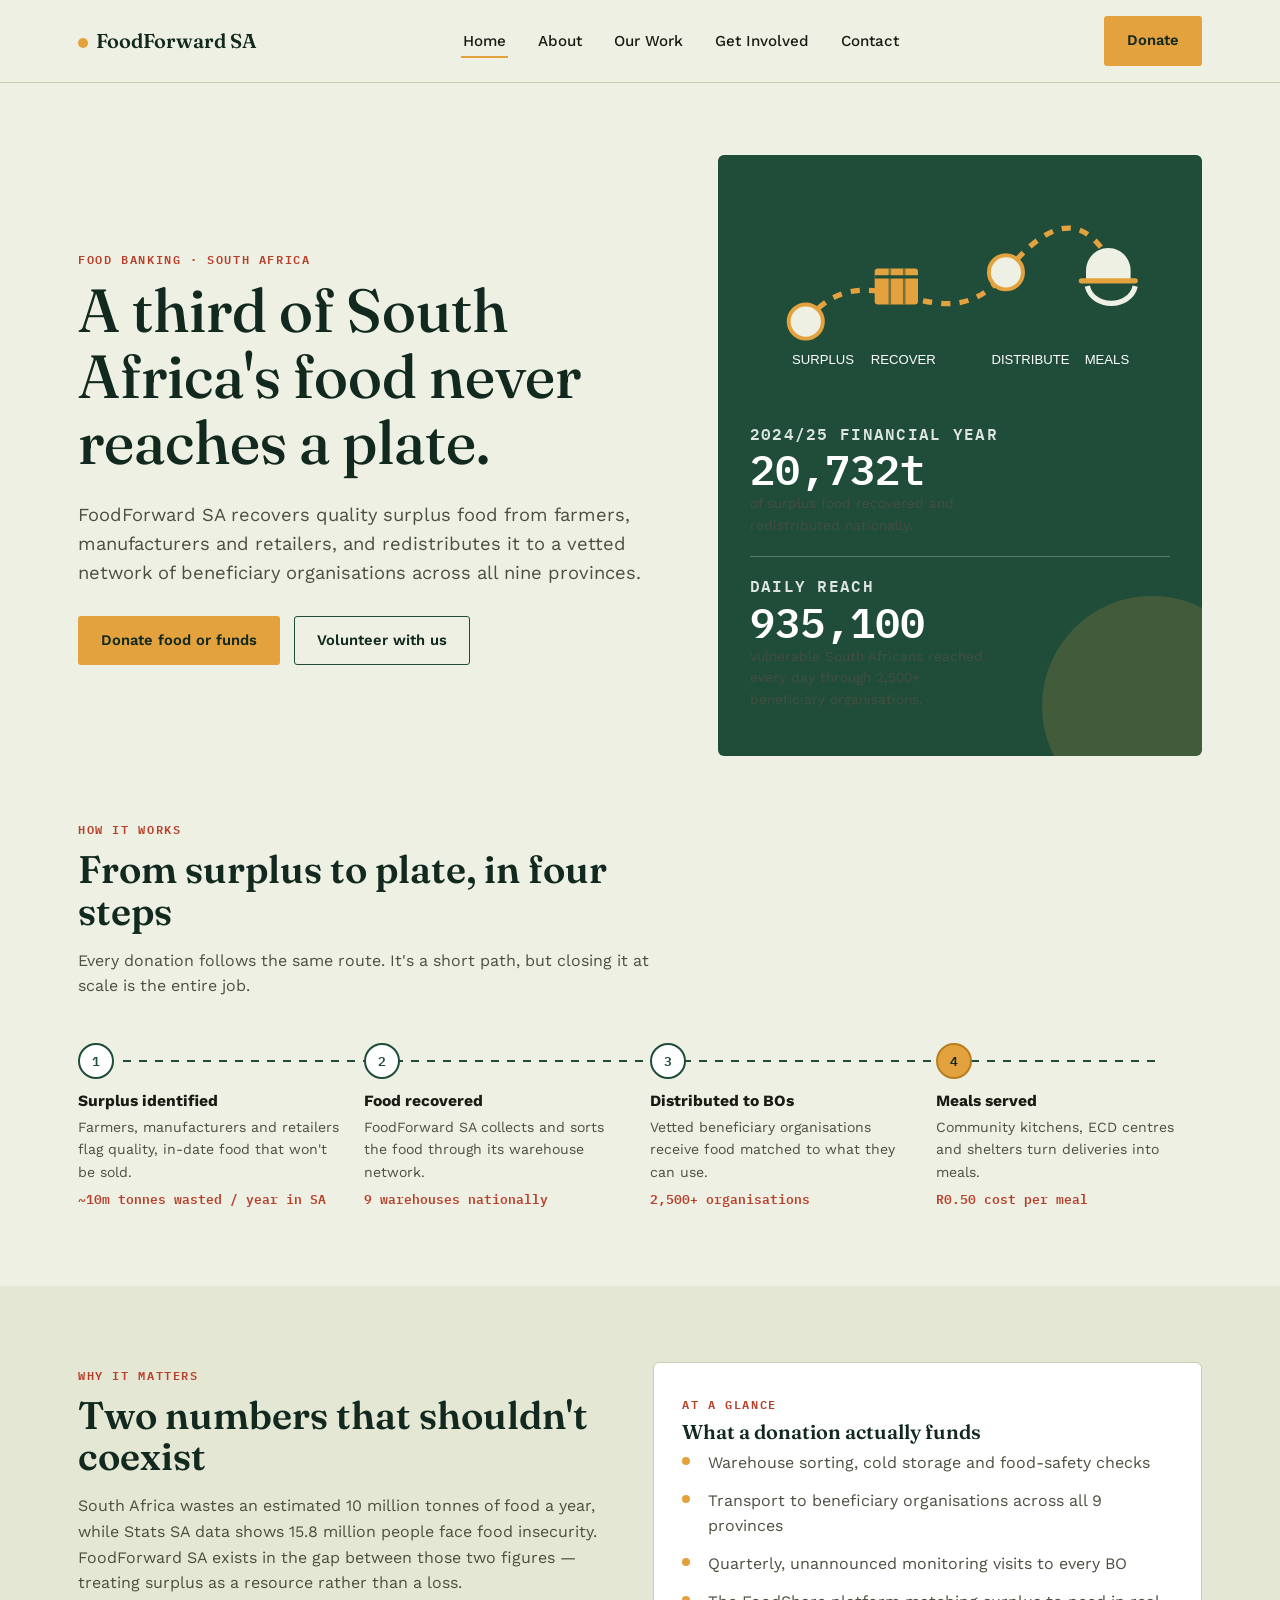
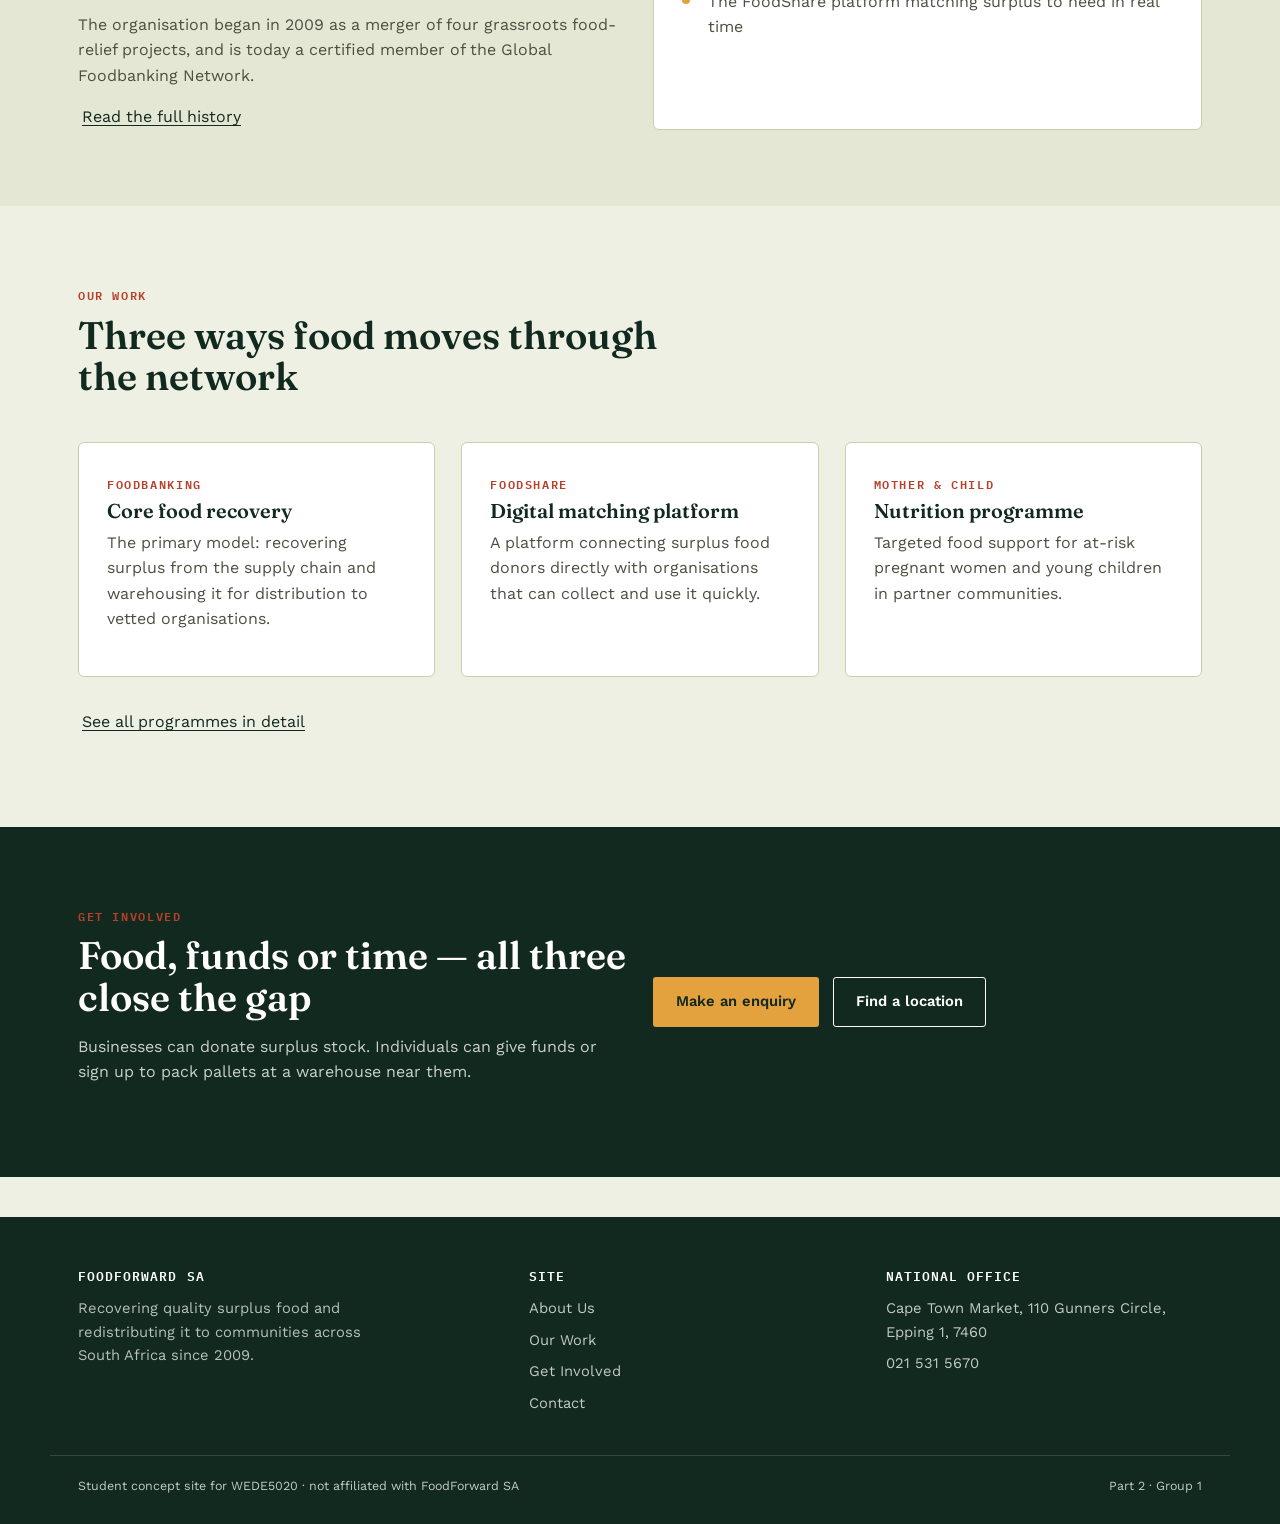
<file: FoodForwardSA_WEDE5020/foodforwardsa/index.html>
<!DOCTYPE html>
<html lang="en">
<head>
  <meta charset="UTF-8">
  <meta name="viewport" content="width=device-width, initial-scale=1.0">
  <meta name="description" content="FoodForward SA recovers quality surplus food and redistributes it to vetted beneficiary organisations across South Africa. Student website project for WEDE5020.">
  <title>FoodForward SA — Rescuing Food, Nourishing Communities</title>
  <link rel="icon" type="image/svg+xml" href="images/favicon.svg">
  <link rel="stylesheet" href="css/styles.css">
</head>
<body>

  <!-- Skip link for keyboard/screen-reader users, jumps straight to main content -->
  <a class="skip-link" href="#main">Skip to main content</a>

  <!-- ============================= HEADER / NAV ============================= -->
  <header class="site-header">
    <nav class="nav" aria-label="Primary">
      <a class="brand" href="index.html">
        <span class="brand-mark" aria-hidden="true"></span>
        FoodForward SA
      </a>
      <button class="nav-toggle" type="button" aria-expanded="false" aria-controls="primary-menu">
        <span></span><span></span><span></span>
        <span class="sr-only">Open navigation menu</span>
      </button>
      <ul class="nav-links" id="primary-menu">
        <li><a href="index.html" aria-current="page">Home</a></li>
        <li><a href="about.html">About</a></li>
        <li><a href="programmes.html">Our Work</a></li>
        <li><a href="enquiry.html">Get Involved</a></li>
        <li><a href="contact.html">Contact</a></li>
      </ul>
      <div class="nav-cta">
        <a class="btn btn-primary" href="enquiry.html">Donate</a>
      </div>
    </nav>
  </header>

  <main id="main">

    <!-- ============================= HERO ============================= -->
    <!-- Headline + supporting stat card. Real figures from FFSA's 2024/25 financial year. -->
    <section class="hero">
      <div class="wrap hero-grid">
        <div class="reveal">
          <span class="eyebrow">Food banking &middot; South Africa</span>
          <h1>A third of South Africa's food never reaches a plate.</h1>
          <p class="lede">FoodForward SA recovers quality surplus food from farmers, manufacturers and retailers, and redistributes it to a vetted network of beneficiary organisations across all nine provinces.</p>
          <div class="hero-actions">
            <a class="btn btn-primary" href="enquiry.html">Donate food or funds</a>
            <a class="btn btn-outline" href="enquiry.html">Volunteer with us</a>
          </div>
        </div>
        <div class="hero-figure reveal">
          <picture>
            <source media="(max-width: 700px)" srcset="images/food-route-small.svg">
            <source media="(max-width: 1100px)" srcset="images/food-route-medium.svg">
            <img class="route-image" src="images/food-route-large.svg" srcset="images/food-route-small.svg 640w, images/food-route-medium.svg 640w, images/food-route-large.svg 640w" sizes="(max-width: 700px) 100vw, (max-width: 1100px) 50vw, 560px" alt="Illustration of surplus food moving from recovery to distribution and meals">
          </picture>
          <h3>2024/25 financial year</h3>
          <span class="hero-stat">20,732t</span>
          <p class="hero-stat-label">of surplus food recovered and redistributed nationally.</p>
          <hr>
          <h3>Daily reach</h3>
          <span class="hero-stat">935,100</span>
          <p class="hero-stat-label">vulnerable South Africans reached every day through 2,500+ beneficiary organisations.</p>
        </div>
      </div>
    </section>

    <!-- ============================= THE ROUTE ============================= -->
    <!-- Signature visual: traces surplus food's actual journey to a plate.
         This is the structural device that repeats (in smaller form) on other
         pages, since it's literally what the organisation does. -->
    <section class="route">
      <div class="wrap">
        <div class="route-head reveal">
          <span class="eyebrow">How it works</span>
          <h2>From surplus to plate, in four steps</h2>
          <p>Every donation follows the same route. It's a short path, but closing it at scale is the entire job.</p>
        </div>
        <div class="route-line">
          <div class="waypoint reveal">
            <span class="waypoint-dot">1</span>
            <h4>Surplus identified</h4>
            <p>Farmers, manufacturers and retailers flag quality, in-date food that won't be sold.</p>
            <span class="figure">~10m tonnes wasted / year in SA</span>
          </div>
          <div class="waypoint reveal">
            <span class="waypoint-dot">2</span>
            <h4>Food recovered</h4>
            <p>FoodForward SA collects and sorts the food through its warehouse network.</p>
            <span class="figure">9 warehouses nationally</span>
          </div>
          <div class="waypoint reveal">
            <span class="waypoint-dot">3</span>
            <h4>Distributed to BOs</h4>
            <p>Vetted beneficiary organisations receive food matched to what they can use.</p>
            <span class="figure">2,500+ organisations</span>
          </div>
          <div class="waypoint reveal">
            <span class="waypoint-dot">4</span>
            <h4>Meals served</h4>
            <p>Community kitchens, ECD centres and shelters turn deliveries into meals.</p>
            <span class="figure">R0.50 cost per meal</span>
          </div>
        </div>
      </div>
    </section>

    <!-- ============================= WHY IT MATTERS ============================= -->
    <section class="section section-alt">
      <div class="wrap grid-2">
        <div class="reveal">
          <span class="eyebrow">Why it matters</span>
          <h2>Two numbers that shouldn't coexist</h2>
          <p>South Africa wastes an estimated 10 million tonnes of food a year, while Stats SA data shows 15.8 million people face food insecurity. FoodForward SA exists in the gap between those two figures &mdash; treating surplus as a resource rather than a loss.</p>
          <p>The organisation began in 2009 as a merger of four grassroots food-relief projects, and is today a certified member of the Global Foodbanking Network.</p>
          <a class="btn-ghost" href="about.html">Read the full history</a>
        </div>
        <div class="card reveal">
          <span class="eyebrow">At a glance</span>
          <h3>What a donation actually funds</h3>
          <ul class="list-check">
            <li>Warehouse sorting, cold storage and food-safety checks</li>
            <li>Transport to beneficiary organisations across all 9 provinces</li>
            <li>Quarterly, unannounced monitoring visits to every BO</li>
            <li>The FoodShare platform matching surplus to need in real time</li>
          </ul>
        </div>
      </div>
    </section>

    <!-- ============================= PROGRAMMES PREVIEW ============================= -->
    <section class="section">
      <div class="wrap">
        <div class="section-head reveal">
          <span class="eyebrow">Our work</span>
          <h2>Three ways food moves through the network</h2>
        </div>
        <div class="grid-3">
          <div class="card reveal">
            <span class="eyebrow">Foodbanking</span>
            <h3>Core food recovery</h3>
            <p>The primary model: recovering surplus from the supply chain and warehousing it for distribution to vetted organisations.</p>
          </div>
          <div class="card reveal">
            <span class="eyebrow">FoodShare</span>
            <h3>Digital matching platform</h3>
            <p>A platform connecting surplus food donors directly with organisations that can collect and use it quickly.</p>
          </div>
          <div class="card reveal">
            <span class="eyebrow">Mother &amp; Child</span>
            <h3>Nutrition programme</h3>
            <p>Targeted food support for at-risk pregnant women and young children in partner communities.</p>
          </div>
        </div>
        <p style="margin-top: 32px;"><a class="btn-ghost" href="programmes.html">See all programmes in detail</a></p>
      </div>
    </section>

    <!-- ============================= CTA BAND ============================= -->
    <section class="section section-dark">
      <div class="wrap grid-2" style="align-items: center;">
        <div class="reveal">
          <span class="eyebrow">Get involved</span>
          <h2>Food, funds or time &mdash; all three close the gap</h2>
          <p>Businesses can donate surplus stock. Individuals can give funds or sign up to pack pallets at a warehouse near them.</p>
        </div>
        <div class="reveal" style="display:flex; gap:14px; flex-wrap:wrap;">
          <a class="btn btn-primary" href="enquiry.html">Make an enquiry</a>
          <a class="btn btn-outline" style="border-color:#fff; color:#fff;" href="contact.html">Find a location</a>
        </div>
      </div>
    </section>

  </main>

  <!-- ============================= FOOTER ============================= -->
  <footer class="site-footer">
    <div class="wrap footer-grid">
      <div>
        <h4>FoodForward SA</h4>
        <p style="color: rgba(255,255,255,0.7); max-width: 34ch; font-size: 0.92rem;">Recovering quality surplus food and redistributing it to communities across South Africa since 2009.</p>
      </div>
      <div>
        <h4>Site</h4>
        <a href="about.html">About Us</a>
        <a href="programmes.html">Our Work</a>
        <a href="enquiry.html">Get Involved</a>
        <a href="contact.html">Contact</a>
      </div>
      <div>
        <h4>National Office</h4>
        <a href="contact.html">Cape Town Market, 110 Gunners Circle, Epping 1, 7460</a>
        <a href="tel:+27215315670">021 531 5670</a>
      </div>
    </div>
    <div class="wrap footer-bottom">
      <span>Student concept site for WEDE5020 &middot; not affiliated with FoodForward SA</span>
      <span>Part 2 &middot; Group 1</span>
    </div>
  </footer>

  <script src="js/main.js"></script>
</body>
</html>
</file>
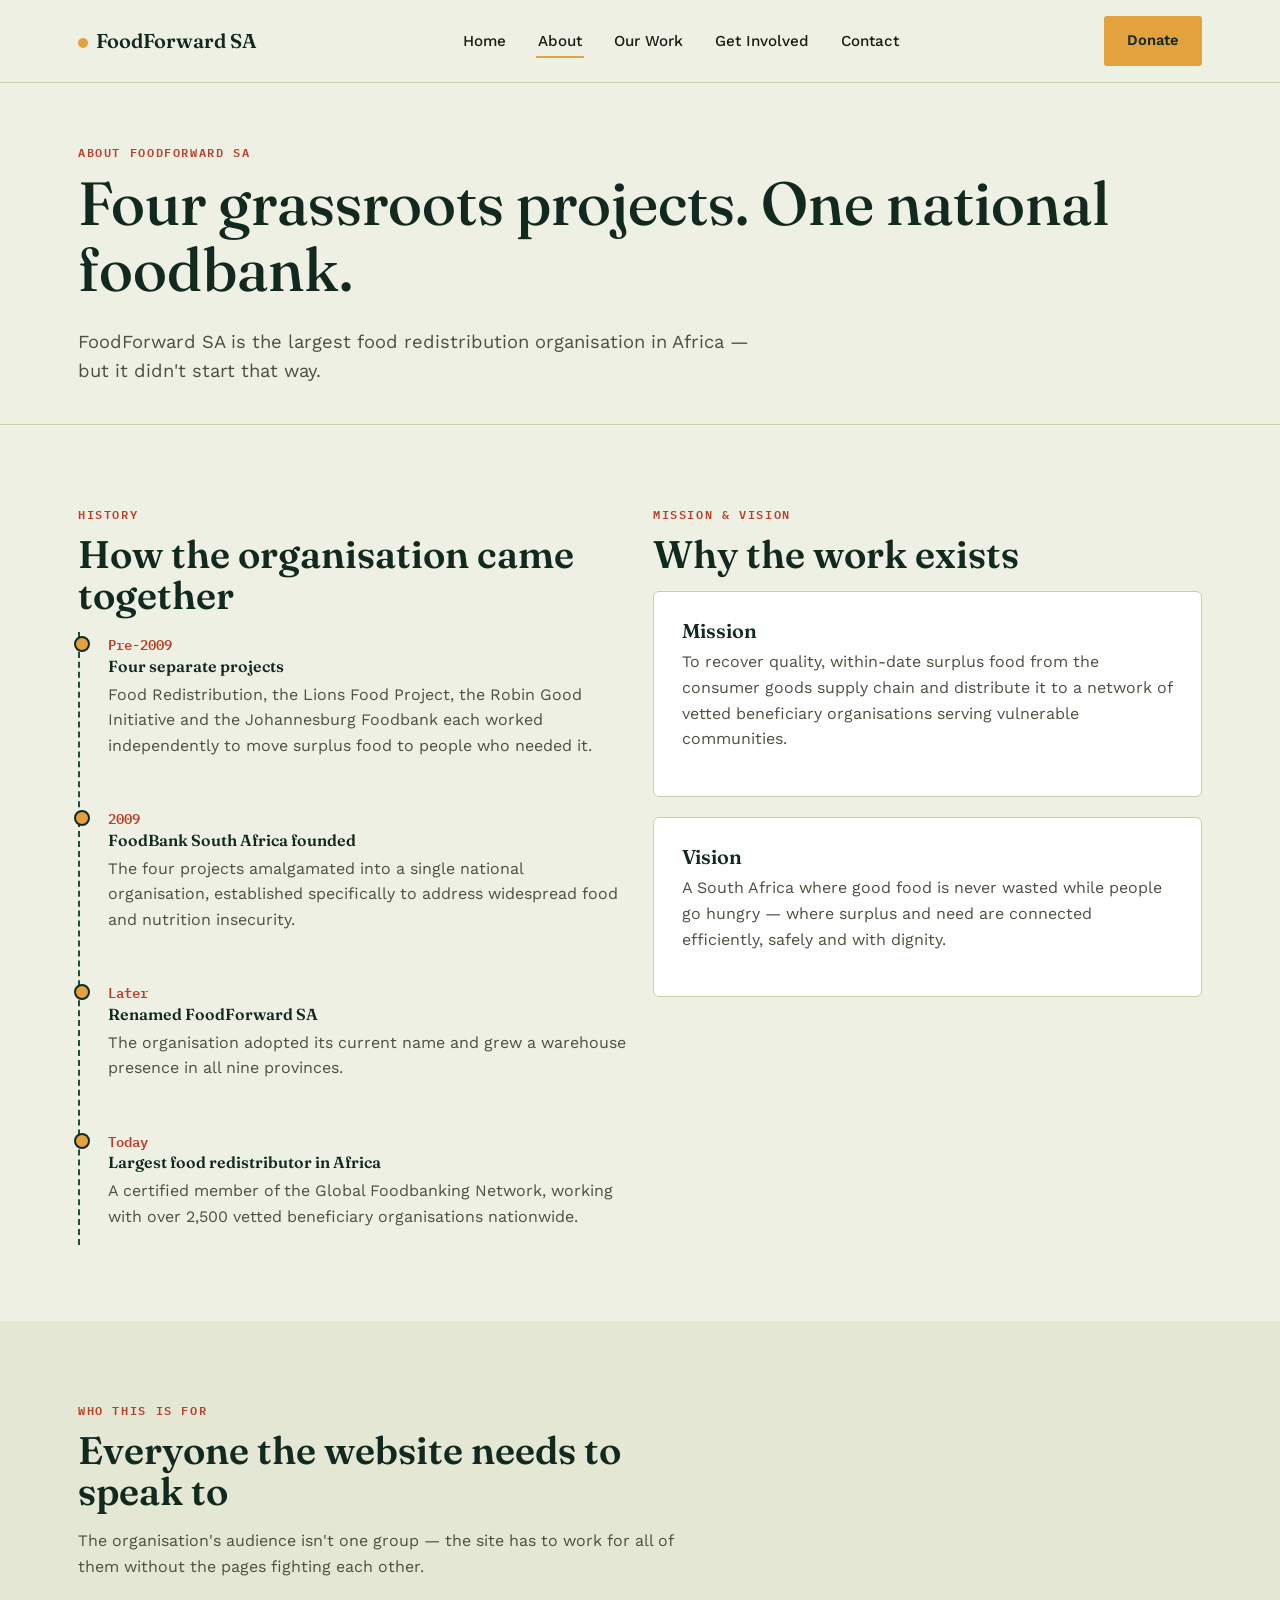
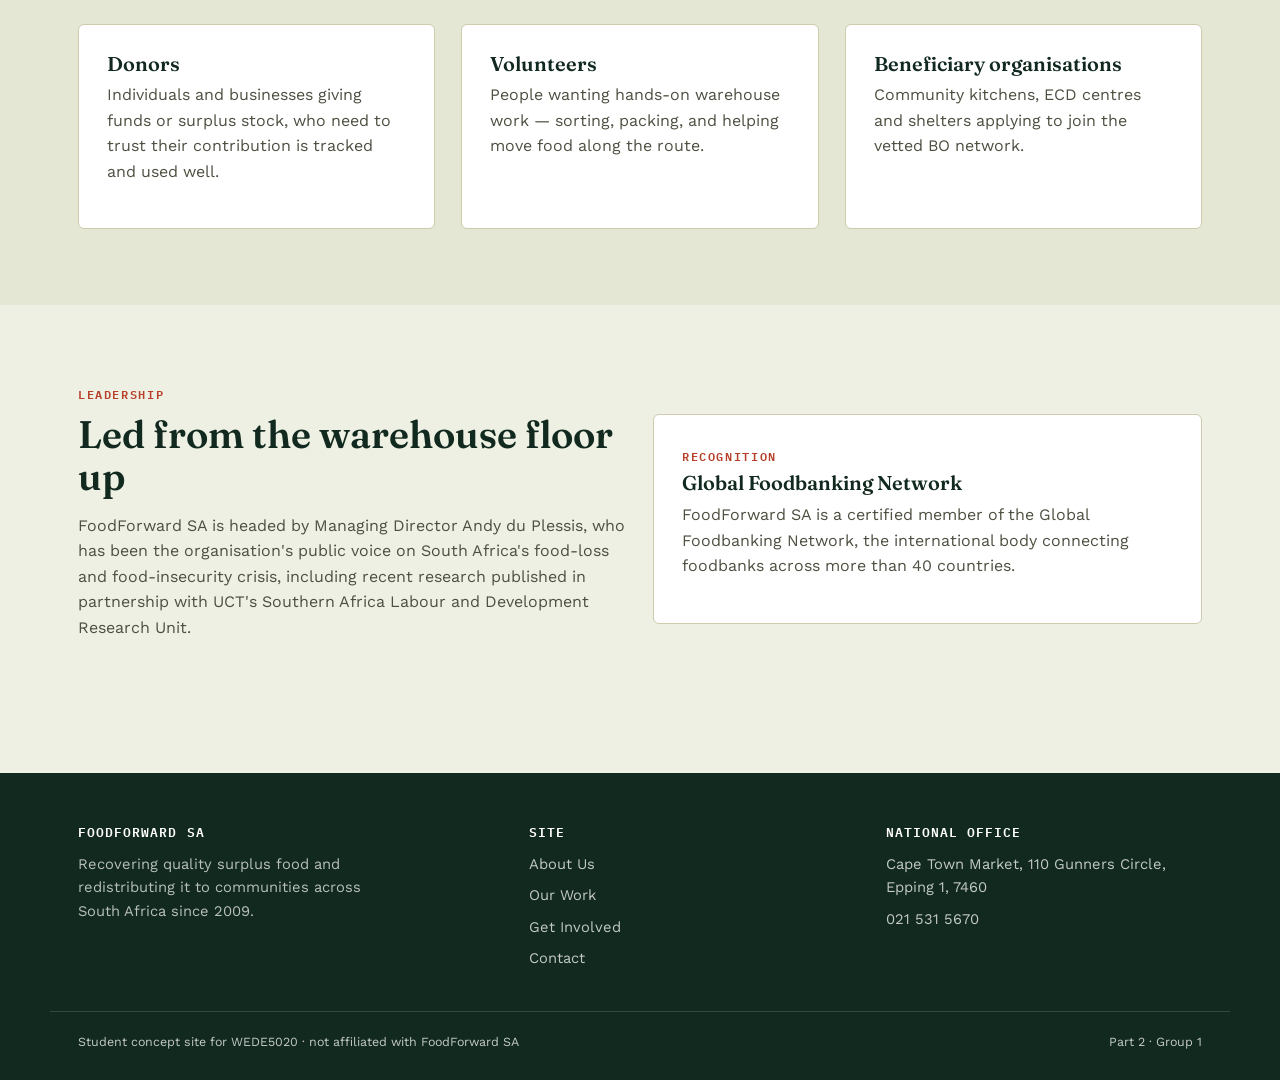
<file: FoodForwardSA_WEDE5020/foodforwardsa/about.html>
<!DOCTYPE html>
<html lang="en">
<head>
  <meta charset="UTF-8">
  <meta name="viewport" content="width=device-width, initial-scale=1.0">
  <meta name="description" content="The history, mission and vision of FoodForward SA, South Africa's largest food redistribution organisation.">
  <title>About Us | FoodForward SA</title>
  <link rel="icon" type="image/svg+xml" href="images/favicon.svg">
  <link rel="stylesheet" href="css/styles.css">
</head>
<body>

  <a class="skip-link" href="#main">Skip to main content</a>

  <header class="site-header">
    <nav class="nav" aria-label="Primary">
      <a class="brand" href="index.html">
        <span class="brand-mark" aria-hidden="true"></span>
        FoodForward SA
      </a>
      <button class="nav-toggle" type="button" aria-expanded="false" aria-controls="primary-menu">
        <span></span><span></span><span></span>
        <span class="sr-only">Open navigation menu</span>
      </button>
      <ul class="nav-links" id="primary-menu">
        <li><a href="index.html">Home</a></li>
        <li><a href="about.html" aria-current="page">About</a></li>
        <li><a href="programmes.html">Our Work</a></li>
        <li><a href="enquiry.html">Get Involved</a></li>
        <li><a href="contact.html">Contact</a></li>
      </ul>
      <div class="nav-cta">
        <a class="btn btn-primary" href="enquiry.html">Donate</a>
      </div>
    </nav>
  </header>

  <main id="main">

    <section class="page-hero">
      <div class="wrap">
        <span class="eyebrow">About FoodForward SA</span>
        <h1>Four grassroots projects. One national foodbank.</h1>
        <p class="lede">FoodForward SA is the largest food redistribution organisation in Africa &mdash; but it didn't start that way.</p>
      </div>
    </section>

    <!-- ============================= HISTORY TIMELINE ============================= -->
    <!-- Real founding history: four projects merged to form FoodBank South Africa
         in 2009, later renamed FoodForward SA. Dates sourced from FFSA's own
         published history (see README references). -->
    <section class="section">
      <div class="wrap grid-2">
        <div class="reveal">
          <span class="eyebrow">History</span>
          <h2>How the organisation came together</h2>
          <div class="timeline">
            <div class="timeline-item">
              <span class="timeline-year">Pre-2009</span>
              <h4>Four separate projects</h4>
              <p>Food Redistribution, the Lions Food Project, the Robin Good Initiative and the Johannesburg Foodbank each worked independently to move surplus food to people who needed it.</p>
            </div>
            <div class="timeline-item">
              <span class="timeline-year">2009</span>
              <h4>FoodBank South Africa founded</h4>
              <p>The four projects amalgamated into a single national organisation, established specifically to address widespread food and nutrition insecurity.</p>
            </div>
            <div class="timeline-item">
              <span class="timeline-year">Later</span>
              <h4>Renamed FoodForward SA</h4>
              <p>The organisation adopted its current name and grew a warehouse presence in all nine provinces.</p>
            </div>
            <div class="timeline-item">
              <span class="timeline-year">Today</span>
              <h4>Largest food redistributor in Africa</h4>
              <p>A certified member of the Global Foodbanking Network, working with over 2,500 vetted beneficiary organisations nationwide.</p>
            </div>
          </div>
        </div>

        <div class="reveal">
          <span class="eyebrow">Mission &amp; vision</span>
          <h2>Why the work exists</h2>
          <div class="card" style="margin-bottom: 20px;">
            <h3>Mission</h3>
            <p>To recover quality, within-date surplus food from the consumer goods supply chain and distribute it to a network of vetted beneficiary organisations serving vulnerable communities.</p>
          </div>
          <div class="card">
            <h3>Vision</h3>
            <p>A South Africa where good food is never wasted while people go hungry &mdash; where surplus and need are connected efficiently, safely and with dignity.</p>
          </div>
        </div>
      </div>
    </section>

    <!-- ============================= WHO WE SERVE ============================= -->
    <section class="section section-alt">
      <div class="wrap">
        <div class="section-head reveal">
          <span class="eyebrow">Who this is for</span>
          <h2>Everyone the website needs to speak to</h2>
          <p>The organisation's audience isn't one group &mdash; the site has to work for all of them without the pages fighting each other.</p>
        </div>
        <div class="grid-3">
          <div class="card reveal">
            <h3>Donors</h3>
            <p>Individuals and businesses giving funds or surplus stock, who need to trust their contribution is tracked and used well.</p>
          </div>
          <div class="card reveal">
            <h3>Volunteers</h3>
            <p>People wanting hands-on warehouse work &mdash; sorting, packing, and helping move food along the route.</p>
          </div>
          <div class="card reveal">
            <h3>Beneficiary organisations</h3>
            <p>Community kitchens, ECD centres and shelters applying to join the vetted BO network.</p>
          </div>
        </div>
      </div>
    </section>

    <!-- ============================= LEADERSHIP ============================= -->
    <section class="section">
      <div class="wrap grid-2" style="align-items:center;">
        <div class="reveal">
          <span class="eyebrow">Leadership</span>
          <h2>Led from the warehouse floor up</h2>
          <p>FoodForward SA is headed by Managing Director Andy du Plessis, who has been the organisation's public voice on South Africa's food-loss and food-insecurity crisis, including recent research published in partnership with UCT's Southern Africa Labour and Development Research Unit.</p>
        </div>
        <div class="card reveal">
          <span class="eyebrow">Recognition</span>
          <h3>Global Foodbanking Network</h3>
          <p>FoodForward SA is a certified member of the Global Foodbanking Network, the international body connecting foodbanks across more than 40 countries.</p>
        </div>
      </div>
    </section>

  </main>

  <footer class="site-footer">
    <div class="wrap footer-grid">
      <div>
        <h4>FoodForward SA</h4>
        <p style="color: rgba(255,255,255,0.7); max-width: 34ch; font-size: 0.92rem;">Recovering quality surplus food and redistributing it to communities across South Africa since 2009.</p>
      </div>
      <div>
        <h4>Site</h4>
        <a href="about.html">About Us</a>
        <a href="programmes.html">Our Work</a>
        <a href="enquiry.html">Get Involved</a>
        <a href="contact.html">Contact</a>
      </div>
      <div>
        <h4>National Office</h4>
        <a href="contact.html">Cape Town Market, 110 Gunners Circle, Epping 1, 7460</a>
        <a href="tel:+27215315670">021 531 5670</a>
      </div>
    </div>
    <div class="wrap footer-bottom">
      <span>Student concept site for WEDE5020 &middot; not affiliated with FoodForward SA</span>
      <span>Part 2 &middot; Group 1</span>
    </div>
  </footer>

  <script src="js/main.js"></script>
</body>
</html>
</file>
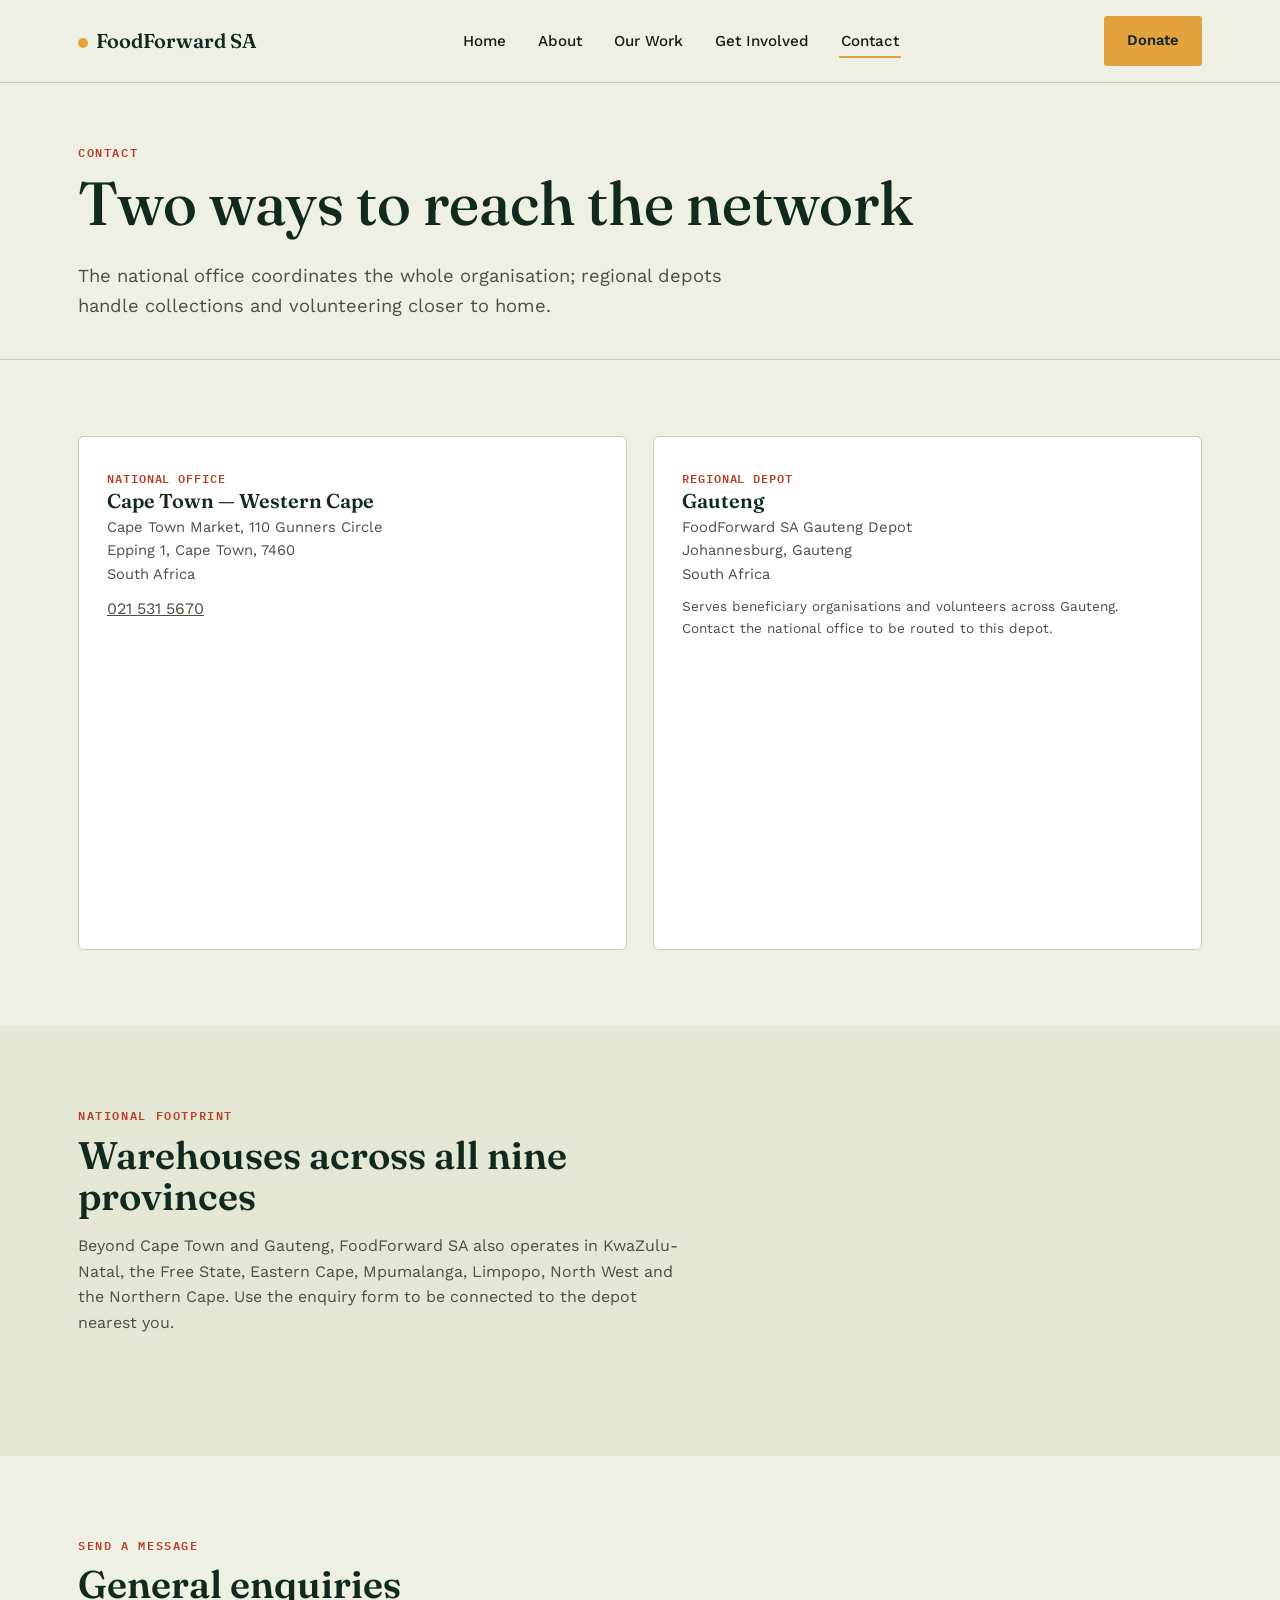
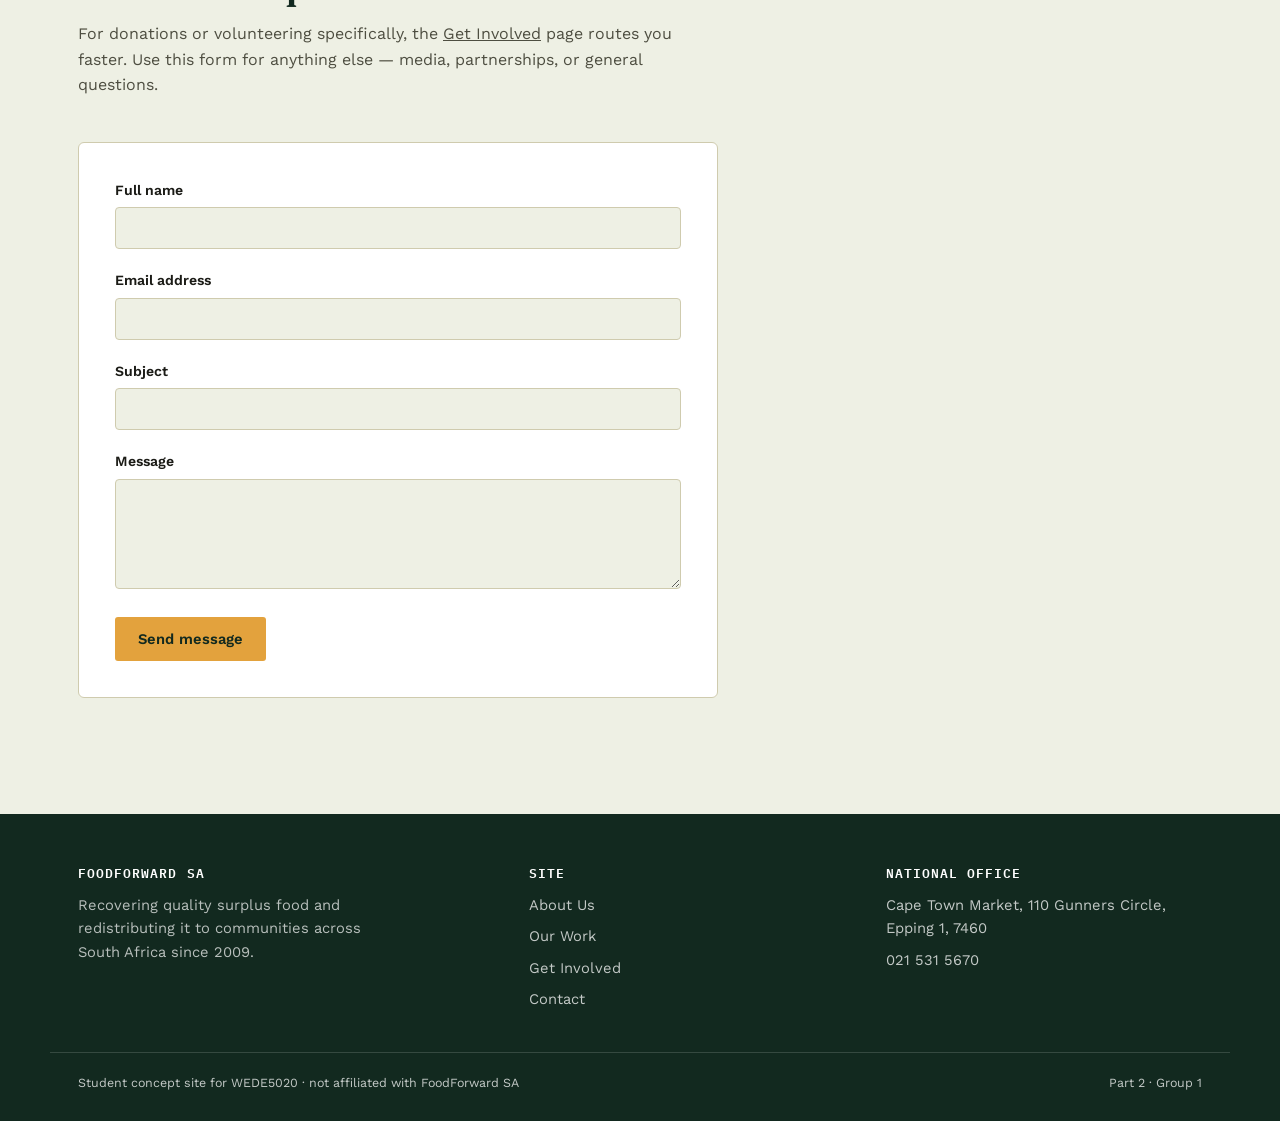
<file: FoodForwardSA_WEDE5020/foodforwardsa/contact.html>
<!DOCTYPE html>
<html lang="en">
<head>
  <meta charset="UTF-8">
  <meta name="viewport" content="width=device-width, initial-scale=1.0">
  <meta name="description" content="Contact FoodForward SA's national office in Cape Town or the Gauteng regional depot. Send a message directly.">
  <title>Contact | FoodForward SA</title>
  <link rel="icon" type="image/svg+xml" href="images/favicon.svg">
  <link rel="stylesheet" href="css/styles.css">
</head>
<body>

  <a class="skip-link" href="#main">Skip to main content</a>

  <header class="site-header">
    <nav class="nav" aria-label="Primary">
      <a class="brand" href="index.html">
        <span class="brand-mark" aria-hidden="true"></span>
        FoodForward SA
      </a>
      <button class="nav-toggle" type="button" aria-expanded="false" aria-controls="primary-menu">
        <span></span><span></span><span></span>
        <span class="sr-only">Open navigation menu</span>
      </button>
      <ul class="nav-links" id="primary-menu">
        <li><a href="index.html">Home</a></li>
        <li><a href="about.html">About</a></li>
        <li><a href="programmes.html">Our Work</a></li>
        <li><a href="enquiry.html">Get Involved</a></li>
        <li><a href="contact.html" aria-current="page">Contact</a></li>
      </ul>
      <div class="nav-cta">
        <a class="btn btn-primary" href="enquiry.html">Donate</a>
      </div>
    </nav>
  </header>

  <main id="main">

    <section class="page-hero">
      <div class="wrap">
        <span class="eyebrow">Contact</span>
        <h1>Two ways to reach the network</h1>
        <p class="lede">The national office coordinates the whole organisation; regional depots handle collections and volunteering closer to home.</p>
      </div>
    </section>

    <!-- ============================= LOCATIONS ============================= -->
    <!-- Two real locations shown, satisfying the "more than one location"
         requirement in the brief. National office address is FFSA's actual
         published head office; the Gauteng depot is described generally
         since a precise street address wasn't published in the sources used. -->
    <section class="section">
      <div class="wrap grid-2">
        <div class="card loc-card reveal">
          <span class="loc-tag">National office</span>
          <h3>Cape Town &mdash; Western Cape</h3>
          <address>
            Cape Town Market, 110 Gunners Circle<br>
            Epping 1, Cape Town, 7460<br>
            South Africa
          </address>
          <p style="margin-top:10px;"><a href="tel:+27215315670">021 531 5670</a></p>
          <iframe
            class="map-frame"
            title="Map showing FoodForward SA national office in Epping, Cape Town"
            src="https://www.google.com/maps?q=110+Gunners+Circle+Epping+Cape+Town&output=embed"
            loading="lazy">
          </iframe>
        </div>

        <div class="card loc-card reveal">
          <span class="loc-tag">Regional depot</span>
          <h3>Gauteng</h3>
          <address>
            FoodForward SA Gauteng Depot<br>
            Johannesburg, Gauteng<br>
            South Africa
          </address>
          <p style="margin-top:10px; color: var(--ink-soft); font-size:0.85rem;">Serves beneficiary organisations and volunteers across Gauteng. Contact the national office to be routed to this depot.</p>
          <iframe
            class="map-frame"
            title="Map showing Johannesburg, Gauteng"
            src="https://www.google.com/maps?q=Johannesburg+Gauteng&output=embed"
            loading="lazy">
          </iframe>
        </div>
      </div>
    </section>

    <!-- ============================= OTHER PROVINCES ============================= -->
    <section class="section section-alt">
      <div class="wrap">
        <div class="section-head reveal">
          <span class="eyebrow">National footprint</span>
          <h2>Warehouses across all nine provinces</h2>
          <p>Beyond Cape Town and Gauteng, FoodForward SA also operates in KwaZulu-Natal, the Free State, Eastern Cape, Mpumalanga, Limpopo, North West and the Northern Cape. Use the enquiry form to be connected to the depot nearest you.</p>
        </div>
      </div>
    </section>

    <!-- ============================= CONTACT FORM ============================= -->
    <section class="section">
      <div class="wrap">
        <div class="section-head reveal">
          <span class="eyebrow">Send a message</span>
          <h2>General enquiries</h2>
          <p>For donations or volunteering specifically, the <a href="enquiry.html">Get Involved</a> page routes you faster. Use this form for anything else &mdash; media, partnerships, or general questions.</p>
        </div>
        <div class="form-card reveal">
          <div class="form-success" id="contactSuccess" role="status">
            Thanks for reaching out. This is a static student prototype, so no message is actually sent.
          </div>
          <form id="contactForm" novalidate>
            <div class="field">
              <label for="cFullName">Full name</label>
              <input type="text" id="cFullName" name="fullName" required minlength="2" autocomplete="name">
              <p class="field-error">Please enter your name.</p>
            </div>
            <div class="field">
              <label for="cEmail">Email address</label>
              <input type="email" id="cEmail" name="email" required autocomplete="email">
              <p class="field-error">Please enter a valid email address.</p>
            </div>
            <div class="field">
              <label for="cSubject">Subject</label>
              <input type="text" id="cSubject" name="subject" required minlength="3">
              <p class="field-error">Please add a subject.</p>
            </div>
            <div class="field">
              <label for="cMessage">Message</label>
              <textarea id="cMessage" name="message" required minlength="10"></textarea>
              <p class="field-error">Please add a short message (at least 10 characters).</p>
            </div>
            <button type="submit" class="btn btn-primary">Send message</button>
          </form>
        </div>
      </div>
    </section>

  </main>

  <footer class="site-footer">
    <div class="wrap footer-grid">
      <div>
        <h4>FoodForward SA</h4>
        <p style="color: rgba(255,255,255,0.7); max-width: 34ch; font-size: 0.92rem;">Recovering quality surplus food and redistributing it to communities across South Africa since 2009.</p>
      </div>
      <div>
        <h4>Site</h4>
        <a href="about.html">About Us</a>
        <a href="programmes.html">Our Work</a>
        <a href="enquiry.html">Get Involved</a>
        <a href="contact.html">Contact</a>
      </div>
      <div>
        <h4>National Office</h4>
        <a href="contact.html">Cape Town Market, 110 Gunners Circle, Epping 1, 7460</a>
        <a href="tel:+27215315670">021 531 5670</a>
      </div>
    </div>
    <div class="wrap footer-bottom">
      <span>Student concept site for WEDE5020 &middot; not affiliated with FoodForward SA</span>
      <span>Part 2 &middot; Group 1</span>
    </div>
  </footer>

  <script src="js/main.js"></script>
</body>
</html>
</file>
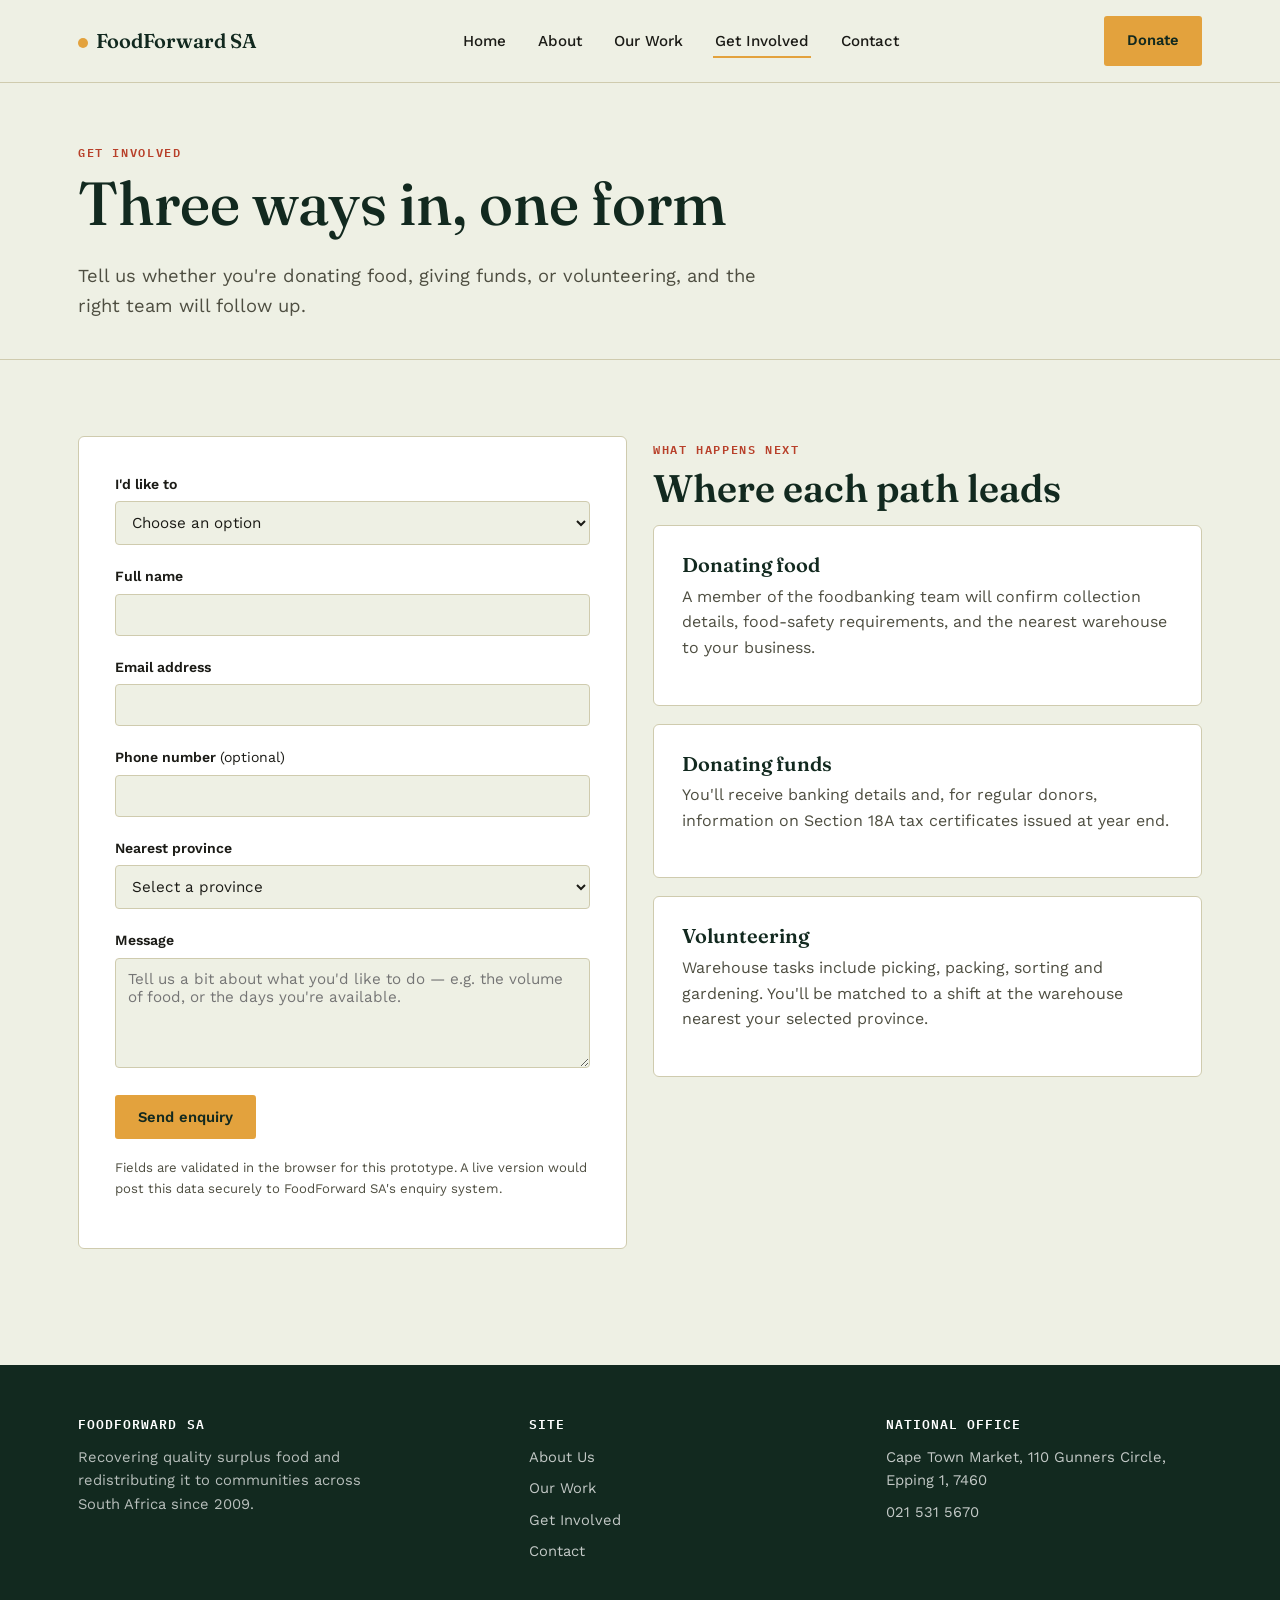
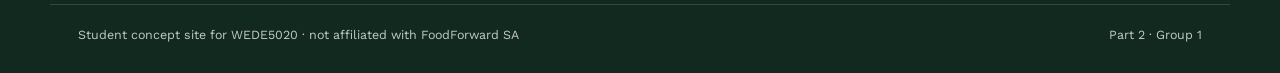
<file: FoodForwardSA_WEDE5020/foodforwardsa/enquiry.html>
<!DOCTYPE html>
<html lang="en">
<head>
  <meta charset="UTF-8">
  <meta name="viewport" content="width=device-width, initial-scale=1.0">
  <meta name="description" content="Donate food, donate funds, or volunteer with FoodForward SA. Send an enquiry and the team will follow up.">
  <title>Get Involved | FoodForward SA</title>
  <link rel="icon" type="image/svg+xml" href="images/favicon.svg">
  <link rel="stylesheet" href="css/styles.css">
</head>
<body>

  <a class="skip-link" href="#main">Skip to main content</a>

  <header class="site-header">
    <nav class="nav" aria-label="Primary">
      <a class="brand" href="index.html">
        <span class="brand-mark" aria-hidden="true"></span>
        FoodForward SA
      </a>
      <button class="nav-toggle" type="button" aria-expanded="false" aria-controls="primary-menu">
        <span></span><span></span><span></span>
        <span class="sr-only">Open navigation menu</span>
      </button>
      <ul class="nav-links" id="primary-menu">
        <li><a href="index.html">Home</a></li>
        <li><a href="about.html">About</a></li>
        <li><a href="programmes.html">Our Work</a></li>
        <li><a href="enquiry.html" aria-current="page">Get Involved</a></li>
        <li><a href="contact.html">Contact</a></li>
      </ul>
      <div class="nav-cta">
        <a class="btn btn-primary" href="enquiry.html">Donate</a>
      </div>
    </nav>
  </header>

  <main id="main">

    <section class="page-hero">
      <div class="wrap">
        <span class="eyebrow">Get involved</span>
        <h1>Three ways in, one form</h1>
        <p class="lede">Tell us whether you're donating food, giving funds, or volunteering, and the right team will follow up.</p>
      </div>
    </section>

    <section class="section">
      <div class="wrap grid-2">

        <!-- ============================= ENQUIRY FORM ============================= -->
        <!-- Single form with a "type" selector rather than three separate forms,
             since an NPO enquiry (per the brief) should route donate/volunteer
             enquiries without forcing the visitor to find three different pages. -->
        <div class="reveal">
          <div class="form-card">
            <div class="form-success" id="formSuccess" role="status">
              Thanks &mdash; your enquiry has been noted. This is a static student prototype, so no message is actually sent, but this is where a confirmation would appear.
            </div>

            <form id="enquiryForm" novalidate>
              <div class="field">
                <label for="enquiryType">I'd like to</label>
                <select id="enquiryType" name="enquiryType" required>
                  <option value="" disabled selected>Choose an option</option>
                  <option value="donate-food">Donate surplus food (business)</option>
                  <option value="donate-funds">Donate funds</option>
                  <option value="volunteer">Volunteer at a warehouse</option>
                  <option value="partner">Discuss a partnership</option>
                </select>
                <p class="field-error">Please choose an option.</p>
              </div>

              <div class="field">
                <label for="fullName">Full name</label>
                <input type="text" id="fullName" name="fullName" required minlength="2" autocomplete="name">
                <p class="field-error">Please enter your name.</p>
              </div>

              <div class="field">
                <label for="email">Email address</label>
                <input type="email" id="email" name="email" required autocomplete="email">
                <p class="field-error">Please enter a valid email address.</p>
              </div>

              <div class="field">
                <label for="phone">Phone number <span style="font-weight:400;">(optional)</span></label>
                <input type="tel" id="phone" name="phone" autocomplete="tel">
              </div>

              <div class="field">
                <label for="location">Nearest province</label>
                <select id="location" name="location" required>
                  <option value="" disabled selected>Select a province</option>
                  <option>Western Cape</option>
                  <option>Gauteng</option>
                  <option>KwaZulu-Natal</option>
                  <option>Eastern Cape</option>
                  <option>Free State</option>
                  <option>Mpumalanga</option>
                  <option>Limpopo</option>
                  <option>North West</option>
                  <option>Northern Cape</option>
                </select>
                <p class="field-error">Please select a province.</p>
              </div>

              <div class="field">
                <label for="message">Message</label>
                <textarea id="message" name="message" required minlength="10" placeholder="Tell us a bit about what you'd like to do &mdash; e.g. the volume of food, or the days you're available."></textarea>
                <p class="field-error">Please add a short message (at least 10 characters).</p>
              </div>

              <button type="submit" class="btn btn-primary">Send enquiry</button>
              <p class="form-note">Fields are validated in the browser for this prototype. A live version would post this data securely to FoodForward SA's enquiry system.</p>
            </form>
          </div>
        </div>

        <!-- ============================= SIDE INFO ============================= -->
        <div class="reveal">
          <span class="eyebrow">What happens next</span>
          <h2>Where each path leads</h2>

          <div class="card" style="margin-bottom:18px;">
            <h3>Donating food</h3>
            <p>A member of the foodbanking team will confirm collection details, food-safety requirements, and the nearest warehouse to your business.</p>
          </div>
          <div class="card" style="margin-bottom:18px;">
            <h3>Donating funds</h3>
            <p>You'll receive banking details and, for regular donors, information on Section 18A tax certificates issued at year end.</p>
          </div>
          <div class="card">
            <h3>Volunteering</h3>
            <p>Warehouse tasks include picking, packing, sorting and gardening. You'll be matched to a shift at the warehouse nearest your selected province.</p>
          </div>
        </div>

      </div>
    </section>

  </main>

  <footer class="site-footer">
    <div class="wrap footer-grid">
      <div>
        <h4>FoodForward SA</h4>
        <p style="color: rgba(255,255,255,0.7); max-width: 34ch; font-size: 0.92rem;">Recovering quality surplus food and redistributing it to communities across South Africa since 2009.</p>
      </div>
      <div>
        <h4>Site</h4>
        <a href="about.html">About Us</a>
        <a href="programmes.html">Our Work</a>
        <a href="enquiry.html">Get Involved</a>
        <a href="contact.html">Contact</a>
      </div>
      <div>
        <h4>National Office</h4>
        <a href="contact.html">Cape Town Market, 110 Gunners Circle, Epping 1, 7460</a>
        <a href="tel:+27215315670">021 531 5670</a>
      </div>
    </div>
    <div class="wrap footer-bottom">
      <span>Student concept site for WEDE5020 &middot; not affiliated with FoodForward SA</span>
      <span>Part 2 &middot; Group 1</span>
    </div>
  </footer>

  <script src="js/main.js"></script>
</body>
</html>
</file>
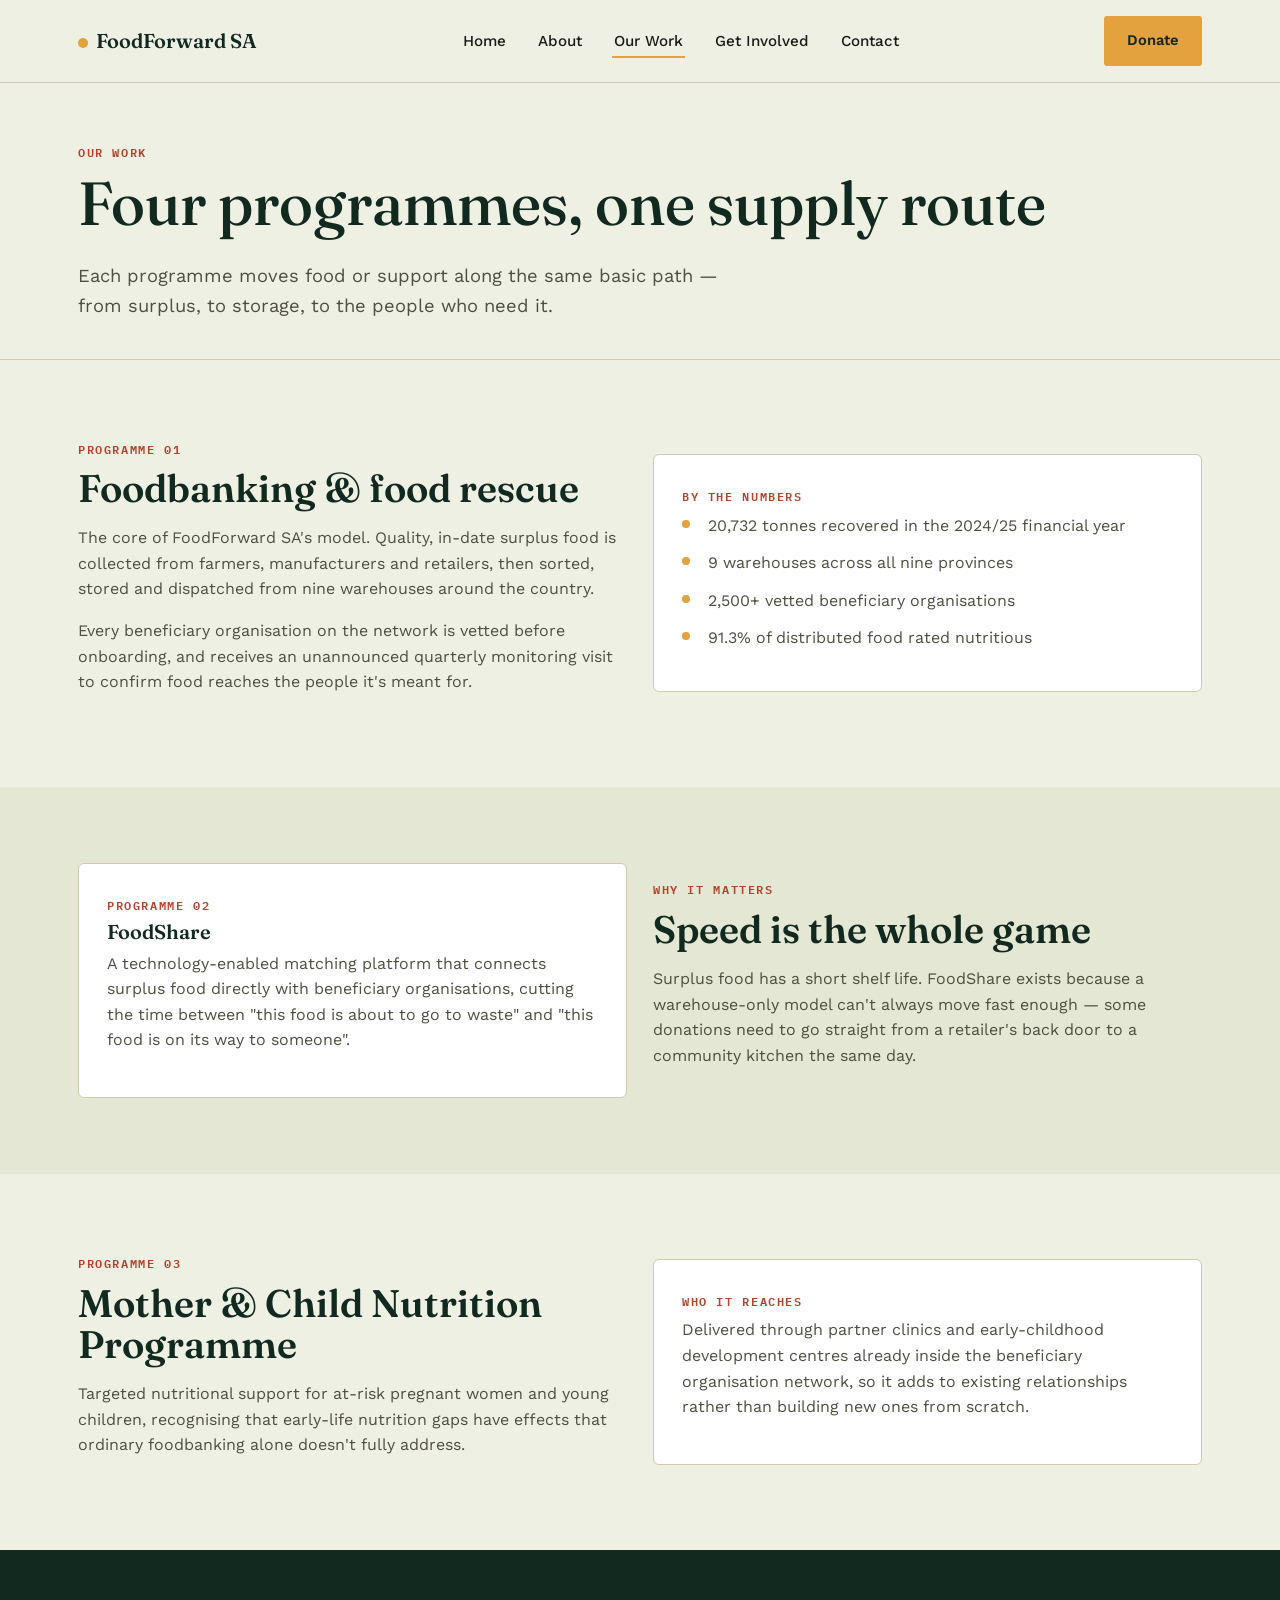
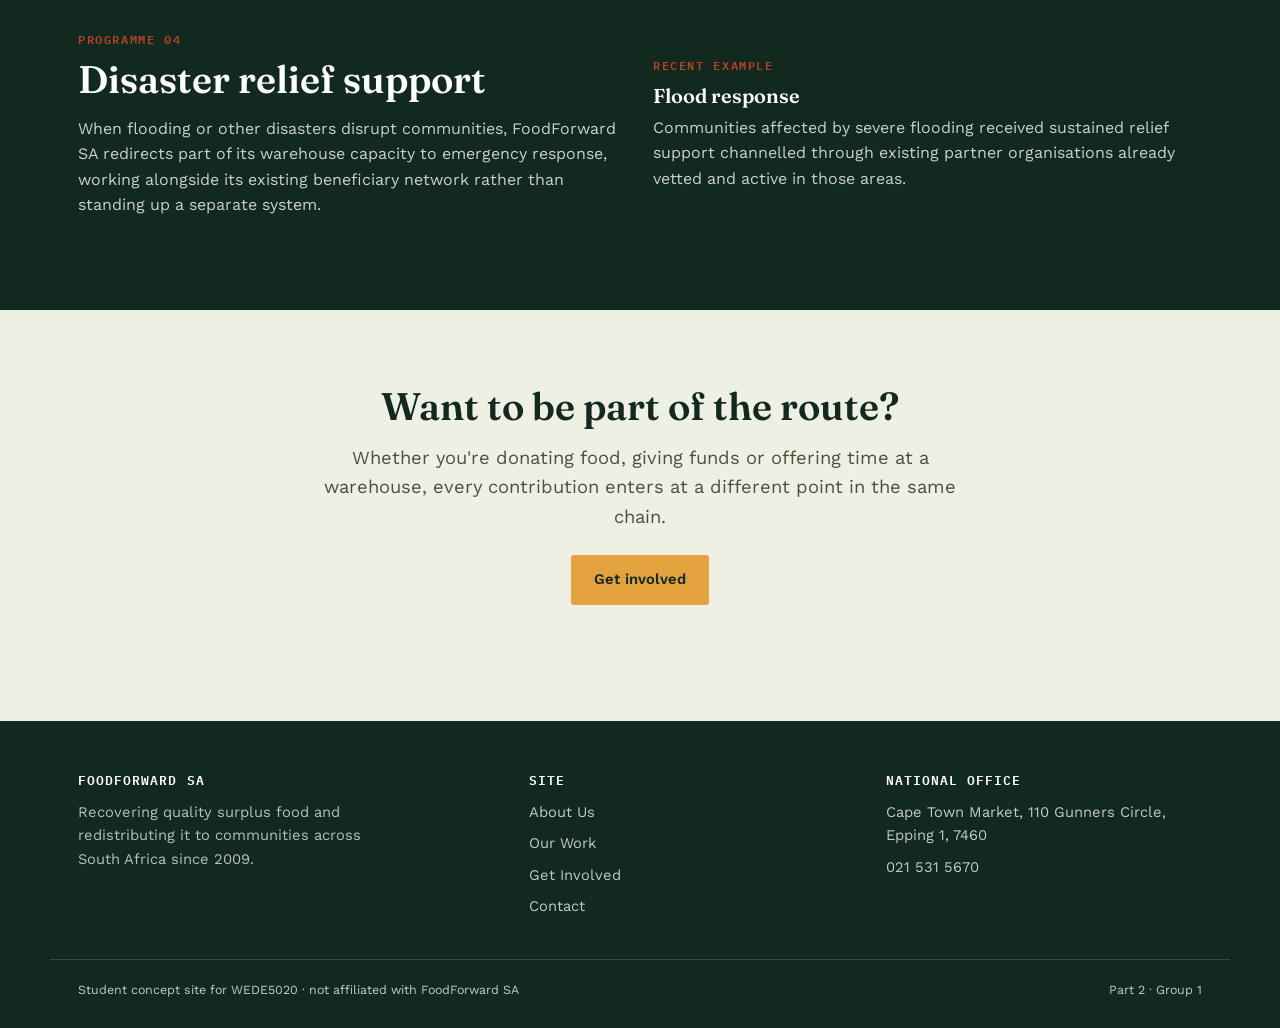
<file: FoodForwardSA_WEDE5020/foodforwardsa/programmes.html>
<!DOCTYPE html>
<html lang="en">
<head>
  <meta charset="UTF-8">
  <meta name="viewport" content="width=device-width, initial-scale=1.0">
  <meta name="description" content="FoodForward SA's programmes: foodbanking, the FoodShare platform, the Mother & Child Nutrition Programme, and disaster relief support.">
  <title>Our Work | FoodForward SA</title>
  <link rel="icon" type="image/svg+xml" href="images/favicon.svg">
  <link rel="stylesheet" href="css/styles.css">
</head>
<body>

  <a class="skip-link" href="#main">Skip to main content</a>

  <header class="site-header">
    <nav class="nav" aria-label="Primary">
      <a class="brand" href="index.html">
        <span class="brand-mark" aria-hidden="true"></span>
        FoodForward SA
      </a>
      <button class="nav-toggle" type="button" aria-expanded="false" aria-controls="primary-menu">
        <span></span><span></span><span></span>
        <span class="sr-only">Open navigation menu</span>
      </button>
      <ul class="nav-links" id="primary-menu">
        <li><a href="index.html">Home</a></li>
        <li><a href="about.html">About</a></li>
        <li><a href="programmes.html" aria-current="page">Our Work</a></li>
        <li><a href="enquiry.html">Get Involved</a></li>
        <li><a href="contact.html">Contact</a></li>
      </ul>
      <div class="nav-cta">
        <a class="btn btn-primary" href="enquiry.html">Donate</a>
      </div>
    </nav>
  </header>

  <main id="main">

    <section class="page-hero">
      <div class="wrap">
        <span class="eyebrow">Our work</span>
        <h1>Four programmes, one supply route</h1>
        <p class="lede">Each programme moves food or support along the same basic path &mdash; from surplus, to storage, to the people who need it.</p>
      </div>
    </section>

    <!-- ============================= PROGRAMME 1 ============================= -->
    <section class="section">
      <div class="wrap grid-2" style="align-items:center;">
        <div class="reveal">
          <span class="eyebrow">Programme 01</span>
          <h2>Foodbanking &amp; food rescue</h2>
          <p>The core of FoodForward SA's model. Quality, in-date surplus food is collected from farmers, manufacturers and retailers, then sorted, stored and dispatched from nine warehouses around the country.</p>
          <p>Every beneficiary organisation on the network is vetted before onboarding, and receives an unannounced quarterly monitoring visit to confirm food reaches the people it's meant for.</p>
        </div>
        <div class="card reveal">
          <span class="eyebrow">By the numbers</span>
          <ul class="list-check">
            <li>20,732 tonnes recovered in the 2024/25 financial year</li>
            <li>9 warehouses across all nine provinces</li>
            <li>2,500+ vetted beneficiary organisations</li>
            <li>91.3% of distributed food rated nutritious</li>
          </ul>
        </div>
      </div>
    </section>

    <!-- ============================= PROGRAMME 2 ============================= -->
    <section class="section section-alt">
      <div class="wrap grid-2" style="align-items:center;">
        <div class="card reveal">
          <span class="eyebrow">Programme 02</span>
          <h3>FoodShare</h3>
          <p>A technology-enabled matching platform that connects surplus food directly with beneficiary organisations, cutting the time between "this food is about to go to waste" and "this food is on its way to someone".</p>
        </div>
        <div class="reveal">
          <span class="eyebrow">Why it matters</span>
          <h2>Speed is the whole game</h2>
          <p>Surplus food has a short shelf life. FoodShare exists because a warehouse-only model can't always move fast enough &mdash; some donations need to go straight from a retailer's back door to a community kitchen the same day.</p>
        </div>
      </div>
    </section>

    <!-- ============================= PROGRAMME 3 ============================= -->
    <section class="section">
      <div class="wrap grid-2" style="align-items:center;">
        <div class="reveal">
          <span class="eyebrow">Programme 03</span>
          <h2>Mother &amp; Child Nutrition Programme</h2>
          <p>Targeted nutritional support for at-risk pregnant women and young children, recognising that early-life nutrition gaps have effects that ordinary foodbanking alone doesn't fully address.</p>
        </div>
        <div class="card reveal">
          <span class="eyebrow">Who it reaches</span>
          <p>Delivered through partner clinics and early-childhood development centres already inside the beneficiary organisation network, so it adds to existing relationships rather than building new ones from scratch.</p>
        </div>
      </div>
    </section>

    <!-- ============================= PROGRAMME 4 ============================= -->
    <section class="section section-dark">
      <div class="wrap grid-2" style="align-items:center;">
        <div class="reveal">
          <span class="eyebrow">Programme 04</span>
          <h2>Disaster relief support</h2>
          <p>When flooding or other disasters disrupt communities, FoodForward SA redirects part of its warehouse capacity to emergency response, working alongside its existing beneficiary network rather than standing up a separate system.</p>
        </div>
        <div class="reveal">
          <span class="eyebrow">Recent example</span>
          <h3>Flood response</h3>
          <p>Communities affected by severe flooding received sustained relief support channelled through existing partner organisations already vetted and active in those areas.</p>
        </div>
      </div>
    </section>

    <section class="section">
      <div class="wrap" style="text-align:center;">
        <h2>Want to be part of the route?</h2>
        <p class="lede" style="margin: 0 auto 24px;">Whether you're donating food, giving funds or offering time at a warehouse, every contribution enters at a different point in the same chain.</p>
        <a class="btn btn-primary" href="enquiry.html">Get involved</a>
      </div>
    </section>

  </main>

  <footer class="site-footer">
    <div class="wrap footer-grid">
      <div>
        <h4>FoodForward SA</h4>
        <p style="color: rgba(255,255,255,0.7); max-width: 34ch; font-size: 0.92rem;">Recovering quality surplus food and redistributing it to communities across South Africa since 2009.</p>
      </div>
      <div>
        <h4>Site</h4>
        <a href="about.html">About Us</a>
        <a href="programmes.html">Our Work</a>
        <a href="enquiry.html">Get Involved</a>
        <a href="contact.html">Contact</a>
      </div>
      <div>
        <h4>National Office</h4>
        <a href="contact.html">Cape Town Market, 110 Gunners Circle, Epping 1, 7460</a>
        <a href="tel:+27215315670">021 531 5670</a>
      </div>
    </div>
    <div class="wrap footer-bottom">
      <span>Student concept site for WEDE5020 &middot; not affiliated with FoodForward SA</span>
      <span>Part 2 &middot; Group 1</span>
    </div>
  </footer>

  <script src="js/main.js"></script>
</body>
</html>
</file>
<file: FoodForwardSA_WEDE5020/foodforwardsa/css/styles.css>
/* ==========================================================================
   FoodForward SA — Student Website Project (WEDE)
   Design concept: "The Route" — a visual thread tracing surplus food's
   journey from waste to plate. Waypoints reappear across the site as the
   signature structural device, because that journey is literally the
   organisation's core service.
   ========================================================================== */

@import url('https://fonts.googleapis.com/css2?family=Fraunces:opsz,wght@9..144,400;9..144,500;9..144,600;9..144,700&family=Work+Sans:wght@400;500;600;700&family=IBM+Plex+Mono:wght@500;600&display=swap');

:root {
  --bg: #EEF0E4;
  --bg-alt: #E3E7D3;
  --panel: #FFFFFF;
  --ink: #1B1B16;
  --ink-soft: #4E4E41;
  --green: #1F4D3A;
  --green-dark: #12291F;
  --gold: #E3A23D;
  --gold-dark: #B87F22;
  --rescue: #B8402A;
  --line: #CFCBAE;

  --font-display: 'Fraunces', Georgia, serif;
  --font-body: 'Work Sans', -apple-system, sans-serif;
  --font-mono: 'IBM Plex Mono', monospace;

  --max: 1180px;
}

* { box-sizing: border-box; }

html { scroll-behavior: smooth; }

@media (prefers-reduced-motion: reduce) {
  html { scroll-behavior: auto; }
  *, *::before, *::after { animation-duration: 0.001ms !important; transition-duration: 0.001ms !important; }
}

body {
  margin: 0;
  background: var(--bg);
  color: var(--ink);
  font-family: var(--font-body);
  font-size: 16px;
  line-height: 1.6;
  -webkit-font-smoothing: antialiased;
}

img { max-width: 100%; display: block; }

a { color: inherit; }

.wrap {
  max-width: var(--max);
  margin: 0 auto;
  padding: 0 28px;
}

h1, h2, h3, h4 {
  font-family: var(--font-display);
  font-weight: 600;
  line-height: 1.08;
  margin: 0 0 0.4em;
  color: var(--green-dark);
}

h1 { font-size: clamp(2.4rem, 5vw, 3.8rem); font-weight: 500; }
h2 { font-size: clamp(1.7rem, 3.2vw, 2.4rem); }
h3 { font-size: 1.25rem; }

p { margin: 0 0 1em; color: var(--ink-soft); }

.eyebrow {
  font-family: var(--font-mono);
  font-size: 0.72rem;
  letter-spacing: 0.14em;
  text-transform: uppercase;
  color: var(--rescue);
  font-weight: 600;
  display: inline-block;
  margin-bottom: 0.9em;
}

.lede {
  font-size: 1.15rem;
  max-width: 62ch;
}

/* ---------- Skip link / accessibility ---------- */
.skip-link {
  position: absolute;
  left: -999px;
  top: 0;
  background: var(--green);
  color: #fff;
  padding: 10px 16px;
  z-index: 200;
}
.skip-link:focus {
  left: 12px;
  top: 12px;
}

:focus-visible {
  outline: 3px solid var(--gold);
  outline-offset: 2px;
}

/* ---------- Header / nav ---------- */
.site-header {
  position: sticky;
  top: 0;
  z-index: 100;
  background: rgba(238, 240, 228, 0.92);
  backdrop-filter: blur(6px);
  border-bottom: 1px solid var(--line);
}

.nav {
  display: flex;
  align-items: center;
  justify-content: space-between;
  padding: 16px 28px;
  max-width: var(--max);
  margin: 0 auto;
  gap: 20px;
}

.brand {
  display: flex;
  align-items: baseline;
  gap: 8px;
  text-decoration: none;
  font-family: var(--font-display);
  font-weight: 600;
  font-size: 1.25rem;
  color: var(--green-dark);
  white-space: nowrap;
}
.brand .brand-mark {
  width: 10px; height: 10px;
  border-radius: 50%;
  background: var(--gold);
  display: inline-block;
}

.nav-links {
  display: flex;
  align-items: center;
  gap: 28px;
  list-style: none;
  margin: 0; padding: 0;
  flex-wrap: wrap;
}

.nav-links a {
  text-decoration: none;
  font-weight: 500;
  font-size: 0.95rem;
  color: var(--ink);
  padding: 6px 2px;
  border-bottom: 2px solid transparent;
}
.nav-links a:hover,
.nav-links a[aria-current="page"] {
  border-bottom-color: var(--gold);
}

.btn {
  display: inline-block;
  font-family: var(--font-body);
  font-weight: 600;
  font-size: 0.92rem;
  padding: 12px 22px;
  border-radius: 3px;
  text-decoration: none;
  border: 1.5px solid transparent;
  cursor: pointer;
}
.btn-primary {
  background: var(--gold);
  color: var(--green-dark);
}
.btn-primary:hover { background: var(--gold-dark); }

.btn-outline {
  border-color: var(--green);
  color: var(--green-dark);
  background: transparent;
}
.btn-outline:hover { background: var(--green); color: #fff; }

.btn-ghost {
  color: var(--green-dark);
  text-decoration: underline;
  text-underline-offset: 3px;
  padding: 12px 4px;
}

.nav-cta { flex-shrink: 0; }

/* ---------- Hero ---------- */
.hero {
  padding: 72px 0 40px;
}
.hero-grid {
  display: grid;
  grid-template-columns: 1.1fr 0.9fr;
  gap: 48px;
  align-items: center;
}
@media (max-width: 860px) {
  .hero-grid { grid-template-columns: 1fr; }
}

.hero-actions {
  display: flex;
  gap: 14px;
  margin-top: 28px;
  flex-wrap: wrap;
}

.hero-figure {
  background: var(--green);
  border-radius: 6px;
  padding: 32px;
  color: #fff;
  position: relative;
  overflow: hidden;
}
.hero-figure::after {
  content: "";
  position: absolute;
  right: -60px; bottom: -60px;
  width: 220px; height: 220px;
  border-radius: 50%;
  background: rgba(227,162,61,0.18);
}
.hero-figure h3 {
  color: #fff;
  font-size: 1rem;
  font-family: var(--font-mono);
  text-transform: uppercase;
  letter-spacing: 0.08em;
  font-weight: 600;
  opacity: 0.85;
}
.hero-stat {
  font-family: var(--font-mono);
  font-size: 2.6rem;
  font-weight: 600;
  line-height: 1;
  margin: 6px 0 4px;
}
.hero-stat-label {
  font-size: 0.85rem;
  opacity: 0.82;
  max-width: 30ch;
}
.hero-figure hr {
  border: none;
  border-top: 1px solid rgba(255,255,255,0.25);
  margin: 20px 0;
}

/* ---------- The Route (signature element) ---------- */
.route {
  padding: 20px 0 76px;
}
.route-head { max-width: 60ch; margin-bottom: 44px; }

.route-line {
  position: relative;
  display: grid;
  grid-template-columns: repeat(4, 1fr);
  gap: 20px;
}
.route-line::before {
  content: "";
  position: absolute;
  top: 17px;
  left: 4%;
  right: 4%;
  height: 2px;
  background: repeating-linear-gradient(90deg, var(--green) 0, var(--green) 8px, transparent 8px, transparent 16px);
}
@media (max-width: 760px) {
  .route-line { grid-template-columns: 1fr; gap: 34px; }
  .route-line::before { top: 0; bottom: 0; left: 17px; right: auto; width: 2px; height: auto;
    background: repeating-linear-gradient(180deg, var(--green) 0, var(--green) 8px, transparent 8px, transparent 16px); }
}

.waypoint { position: relative; padding-left: 0; }
.waypoint-dot {
  width: 36px; height: 36px;
  border-radius: 50%;
  background: var(--panel);
  border: 2px solid var(--green);
  display: flex;
  align-items: center;
  justify-content: center;
  font-family: var(--font-mono);
  font-size: 0.8rem;
  font-weight: 600;
  color: var(--green);
  z-index: 2;
  position: relative;
  margin-bottom: 14px;
}
.waypoint:last-child .waypoint-dot {
  background: var(--gold);
  border-color: var(--gold-dark);
  color: var(--green-dark);
}
.waypoint h4 {
  font-family: var(--font-body);
  font-weight: 700;
  font-size: 0.98rem;
  margin: 0 0 6px;
  color: var(--ink);
}
.waypoint p { font-size: 0.88rem; margin: 0; }
.waypoint .figure {
  display: block;
  font-family: var(--font-mono);
  color: var(--rescue);
  font-weight: 600;
  font-size: 0.82rem;
  margin-top: 6px;
}

/* ---------- Sections / bands ---------- */
.section { padding: 76px 0; }
.section-alt { background: var(--bg-alt); }
.section-dark {
  background: var(--green-dark);
  color: #fff;
}
.section-dark h2, .section-dark h3 { color: #fff; }
.section-dark p { color: rgba(255,255,255,0.78); }

.section-head {
  max-width: 62ch;
  margin-bottom: 44px;
}

.grid-3 {
  display: grid;
  grid-template-columns: repeat(3, 1fr);
  gap: 26px;
}
.grid-2 {
  display: grid;
  grid-template-columns: repeat(2, 1fr);
  gap: 26px;
}
@media (max-width: 860px) {
  .grid-3, .grid-2 { grid-template-columns: 1fr; }
}

.card {
  background: var(--panel);
  border: 1px solid var(--line);
  border-radius: 6px;
  padding: 28px;
}
.card .eyebrow { margin-bottom: 0.6em; }

.stat-strip {
  display: grid;
  grid-template-columns: repeat(4, 1fr);
  gap: 24px;
  border-top: 1px solid var(--line);
  border-bottom: 1px solid var(--line);
  padding: 32px 0;
  margin: 48px 0;
}
@media (max-width: 760px) {
  .stat-strip { grid-template-columns: repeat(2, 1fr); }
}
.stat-strip .num {
  font-family: var(--font-mono);
  font-size: 1.9rem;
  font-weight: 600;
  color: var(--green-dark);
  display: block;
}
.stat-strip .lbl {
  font-size: 0.82rem;
  color: var(--ink-soft);
}

/* ---------- Timeline (About page) ---------- */
.timeline {
  border-left: 2px dashed var(--green);
  padding-left: 28px;
  display: flex;
  flex-direction: column;
  gap: 32px;
}
.timeline-item { position: relative; }
.timeline-item::before {
  content: "";
  position: absolute;
  left: -34px; top: 4px;
  width: 12px; height: 12px;
  border-radius: 50%;
  background: var(--gold);
  border: 2px solid var(--green-dark);
}
.timeline-year {
  font-family: var(--font-mono);
  color: var(--rescue);
  font-weight: 600;
  font-size: 0.85rem;
}

/* ---------- Forms ---------- */
.form-card {
  background: var(--panel);
  border: 1px solid var(--line);
  border-radius: 6px;
  padding: 36px;
  max-width: 640px;
}
.field { margin-bottom: 20px; }
.field label {
  display: block;
  font-weight: 600;
  font-size: 0.88rem;
  margin-bottom: 6px;
}
.field .hint {
  font-size: 0.78rem;
  color: var(--ink-soft);
  margin-top: 4px;
}
.field input,
.field select,
.field textarea {
  width: 100%;
  font-family: var(--font-body);
  font-size: 0.95rem;
  padding: 11px 12px;
  border: 1.5px solid var(--line);
  border-radius: 4px;
  background: var(--bg);
  color: var(--ink);
}
.field input:focus,
.field select:focus,
.field textarea:focus {
  border-color: var(--green);
  outline: none;
}
.field textarea { resize: vertical; min-height: 110px; }
.field-error {
  color: var(--rescue);
  font-size: 0.8rem;
  margin-top: 6px;
  display: none;
}
.field.invalid input,
.field.invalid select,
.field.invalid textarea { border-color: var(--rescue); }
.field.invalid .field-error { display: block; }

.form-note {
  font-size: 0.82rem;
  color: var(--ink-soft);
  margin-top: 18px;
}

.form-success {
  display: none;
  background: var(--green);
  color: #fff;
  padding: 16px 20px;
  border-radius: 4px;
  margin-bottom: 20px;
  font-size: 0.92rem;
}
.form-success.visible { display: block; }

/* ---------- Location cards (contact page) ---------- */
.loc-card h3 { margin-bottom: 4px; }
.loc-tag {
  font-family: var(--font-mono);
  font-size: 0.72rem;
  text-transform: uppercase;
  letter-spacing: 0.08em;
  color: var(--rescue);
  font-weight: 600;
}
.loc-card address { font-style: normal; color: var(--ink-soft); font-size: 0.92rem; }
.map-frame {
  border: 0;
  width: 100%;
  height: 260px;
  border-radius: 6px;
  filter: grayscale(0.15);
}

/* ---------- Footer ---------- */
.site-footer {
  background: var(--green-dark);
  color: rgba(255,255,255,0.75);
  padding: 52px 0 28px;
  margin-top: 40px;
}
.footer-grid {
  display: grid;
  grid-template-columns: 1.3fr 1fr 1fr;
  gap: 40px;
  margin-bottom: 32px;
}
@media (max-width: 760px) {
  .footer-grid { grid-template-columns: 1fr; }
}
.site-footer h4 {
  color: #fff;
  font-size: 0.82rem;
  text-transform: uppercase;
  letter-spacing: 0.08em;
  font-family: var(--font-mono);
  margin-bottom: 14px;
}
.site-footer a {
  color: rgba(255,255,255,0.75);
  text-decoration: none;
  display: block;
  margin-bottom: 8px;
  font-size: 0.92rem;
}
.site-footer a:hover { color: var(--gold); }
.footer-bottom {
  border-top: 1px solid rgba(255,255,255,0.15);
  padding-top: 20px;
  font-size: 0.78rem;
  display: flex;
  justify-content: space-between;
  flex-wrap: wrap;
  gap: 10px;
}

/* ---------- Utility ---------- */
.list-check { list-style: none; padding: 0; margin: 0; }
.list-check li {
  padding-left: 26px;
  position: relative;
  margin-bottom: 12px;
  color: var(--ink-soft);
}
.list-check li::before {
  content: "";
  position: absolute;
  left: 0; top: 7px;
  width: 8px; height: 8px;
  background: var(--gold);
  border-radius: 50%;
}

.page-hero {
  padding: 56px 0 20px;
  border-bottom: 1px solid var(--line);
}

.reveal {
  opacity: 0;
  transform: translateY(14px);
  transition: opacity 0.6s ease, transform 0.6s ease;
}
.reveal.in-view {
  opacity: 1;
  transform: translateY(0);
}

/* ---------- Part 2: responsive navigation and layout ---------- */
.sr-only {
  position: absolute;
  width: 1px;
  height: 1px;
  padding: 0;
  margin: -1px;
  overflow: hidden;
  clip: rect(0, 0, 0, 0);
  white-space: nowrap;
  border: 0;
}

.nav-toggle {
  display: none;
  border: 1px solid var(--line);
  background: var(--panel);
  border-radius: 4px;
  padding: 9px;
  cursor: pointer;
}

.nav-toggle span:not(.sr-only) {
  display: block;
  width: 22px;
  height: 2px;
  margin: 4px 0;
  background: var(--green-dark);
}

/* Tablet: reduce spacing before moving to the compact menu. */
@media (max-width: 980px) {
  .nav { padding-left: 20px; padding-right: 20px; }
  .nav-links { gap: 16px; }
  .nav-links a { font-size: 0.9rem; }
  .wrap { padding-left: 20px; padding-right: 20px; }
  .hero-grid { gap: 32px; }
  .route-line { gap: 14px; }
}

/* Mobile: the navigation becomes a simple expandable menu and all
   multi-column content changes to one column. */
@media (max-width: 700px) {
  .nav {
    position: relative;
    flex-wrap: wrap;
    gap: 10px;
  }

  .nav-toggle {
    display: block;
    margin-left: auto;
  }

  .nav-links {
    display: none;
    width: 100%;
    flex-direction: column;
    align-items: stretch;
    gap: 0;
    padding: 8px 0 4px;
    border-top: 1px solid var(--line);
  }

  .nav-links.is-open { display: flex; }

  .nav-links li { width: 100%; }

  .nav-links a {
    display: block;
    padding: 10px 4px;
    border-bottom: 1px solid rgba(207, 203, 174, 0.65);
  }

  .nav-cta { display: none; }

  .hero { padding-top: 44px; }
  .hero-grid,
  .grid-2,
  .grid-3,
  .footer-grid { grid-template-columns: 1fr; }

  .section { padding: 52px 0; }
  .route { padding-bottom: 52px; }
  .stat-strip { margin: 34px 0; gap: 18px; }
  .card, .form-card, .hero-figure { padding: 22px; }
  .page-hero { padding-top: 40px; }
  .map-frame { height: 220px; }
}

/* Very small phones: keep buttons and statistics readable without
   horizontal scrolling. */
@media (max-width: 430px) {
  body { font-size: 15px; }
  .wrap { padding-left: 16px; padding-right: 16px; }
  .nav { padding-left: 16px; padding-right: 16px; }
  h1 { font-size: clamp(2rem, 11vw, 2.7rem); }
  .hero-actions .btn { width: 100%; text-align: center; }
  .stat-strip { grid-template-columns: 1fr; }
  .footer-bottom { flex-direction: column; }
}

/* ---------- Part 2: responsive image component ---------- */
.route-image {
  width: 100%;
  height: auto;
  max-height: 300px;
  object-fit: contain;
  margin: 0 auto 28px;
}

/* ---------- Part 2: clearer hover/focus states ---------- */
.card,
.btn,
.nav-links a,
.field input,
.field select,
.field textarea {
  transition: border-color 0.2s ease, background-color 0.2s ease,
              box-shadow 0.2s ease, transform 0.2s ease;
}

.card:hover {
  box-shadow: 0 5px 16px rgba(27, 27, 22, 0.07);
}

.btn:hover { transform: translateY(-1px); }

@media (prefers-reduced-motion: reduce) {
  .card, .btn, .nav-links a, .field input, .field select, .field textarea {
    transition: none;
  }
}
</file>
